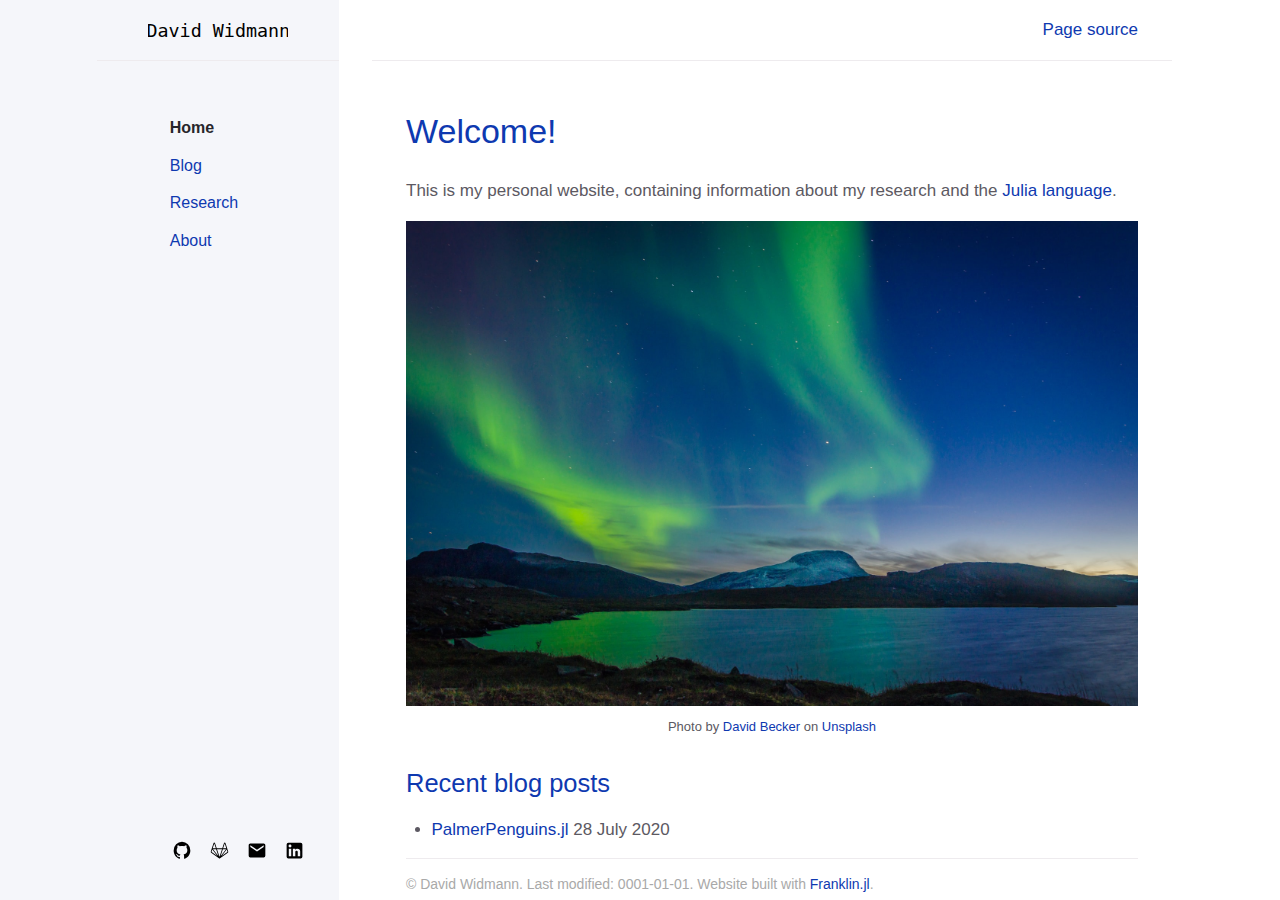
<file: index.html>
<!doctype html> <html lang=en > <meta charset=UTF-8 > <meta name=viewport  content="width=device-width, initial-scale=1"> <link rel=stylesheet  href="/css/jtd.css"> <link rel=icon  href="/assets/favicon.ico"> <title>Home</title> <div class=page-wrap > <div class=side-bar > <div class=header > <a href="/" class=title > <img style="height:60px;" src="/assets/title.svg" alt="David Widmann" /> <style> @media (max-width: 31.25rem){ .side-bar .show-menu {height:30px;} } @media (max-width: 50rem) { .side-bar .header .title {padding-top:0; padding-bottom: 0;} .header .title img {height:60px; max-width: 100px !important;} } @media (min-width: 66.5rem){ .header .title img {max-width: 140px !important;} } </style> </a> </div> <label for=show-menu  class=show-menu >MENU</label> <input type=checkbox  id=show-menu  role=button > <div class=menu  id=side-menu > <ul class=menu-list > <li class="menu-list-item active"><a href="/" class="menu-list-link active">Home</a> <li class="menu-list-item "><a href="/blog/" class="menu-list-link ">Blog</a> <li class="menu-list-item "><a href="/research/" class="menu-list-link ">Research</a> <li class="menu-list-item "><a href="/about/" class="menu-list-link ">About</a> </ul> </div> <div class=footer > <a href="https://github.com/devmotion" title="GitHub profile"> <img class=icon  src="/assets/icons/github.svg" alt=GitHub ></a> <a href="https://gitlab.com/devmotion" title="GitLab profile"> <img class=icon  src="/assets/icons/gitlab.svg" alt=GitLab ></a> <a href="mailto:david.widmann__at__it.uu.se" title="email address"> <img class=icon  src="/assets/icons/email.svg" alt=email ></a> <a href="https://www.linkedin.com/in/david-widmann" title="LinkedIn profile"> <img class=icon  src="/assets/icons/linkedin.svg" alt=LinkedIn ></a> </div> </div> <div class=main-content-wrap > <div class=main-content > <div class=main-header > <a name=pagetop ></a> <a id=github  href="https://github.com/devmotion/widmann.dev/blob/master/index.md">Page source</a> </div> <div class=franklin-content ><h1 id=welcome ><a href="#welcome">Welcome&#33;</a></h1> <p>This is my personal website, containing information about my research and the <a href="https://julialang.org/">Julia language</a>.</p> <img alt=banner  src="/assets/aurora_borealis.jpg" style="width: 100%; padding-left: 0px;"> <p style="text-align: center;"> <span style="font-size: small;">Photo by <a href="https://unsplash.com/@beckerworks?utm_source=unsplash&amp;utm_medium=referral&amp;utm_content=creditCopyText">David Becker</a> on <a href="https://unsplash.com/s/photos/aurora-borealis-sweden?utm_source=unsplash&amp;utm_medium=referral&amp;utm_content=creditCopyText">Unsplash</a></span> </p> <h2 id=recent_blog_posts ><a href="#recent_blog_posts">Recent blog posts</a></h2> <ul class=blogs > <li> <a href="/blog/2020/07/palmerpenguins/" class=title >PalmerPenguins.jl</a> 28 July 2020 </ul> <div class=main-footer > <div class=copyright > &copy; David Widmann. Last modified: 0001-01-01. Website built with <a href="https://github.com/tlienart/Franklin.jl">Franklin.jl</a>. </div> </div> </div> </div> </div> </div> <!-- end of class page-wrap-->
</file>
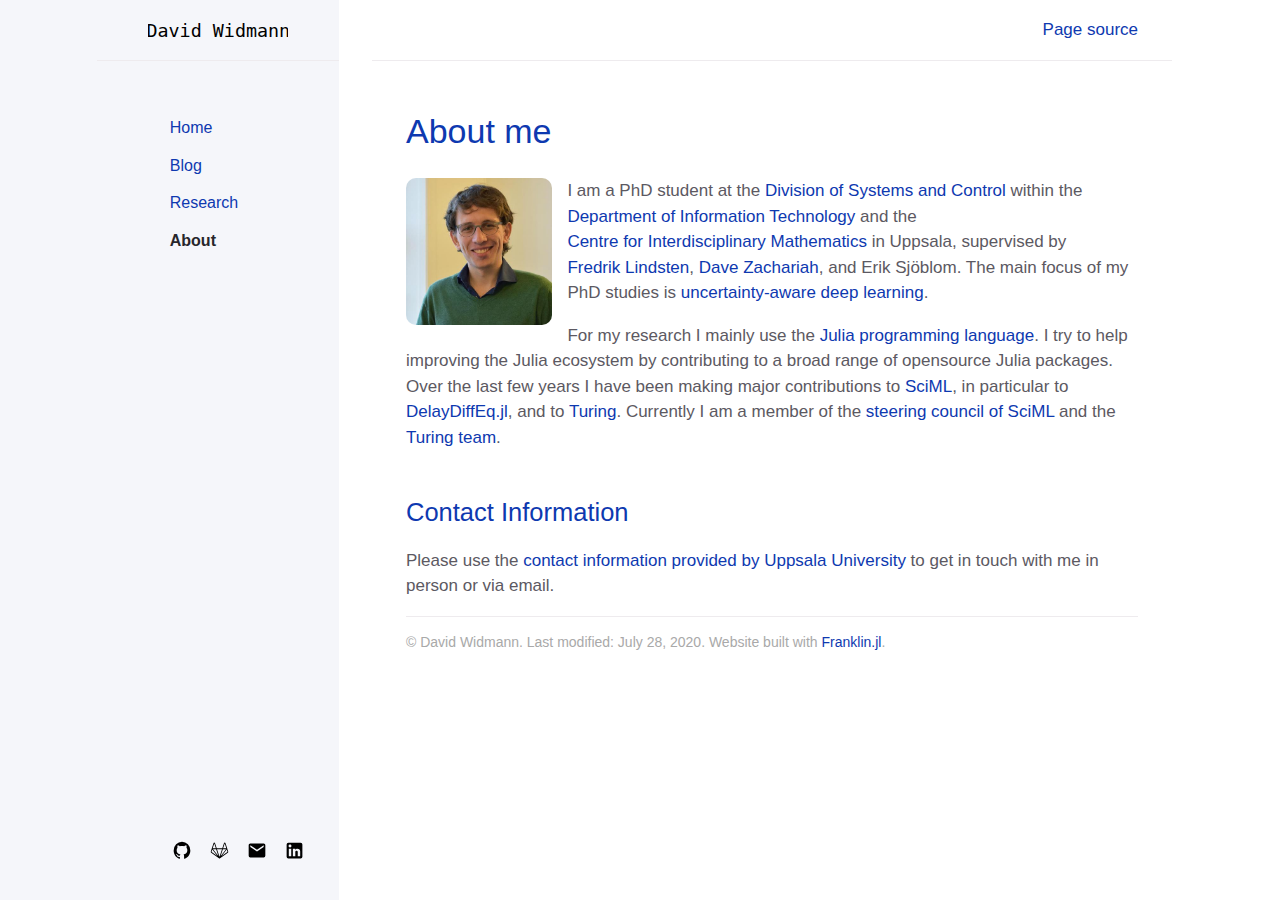
<file: about/index.html>
<!doctype html> <html lang=en > <meta charset=UTF-8 > <meta name=viewport  content="width=device-width, initial-scale=1"> <link rel=stylesheet  href="/css/jtd.css"> <link rel=icon  href="/assets/favicon.ico"> <title>About</title> <div class=page-wrap > <div class=side-bar > <div class=header > <a href="/" class=title > <img style="height:60px;" src="/assets/title.svg" alt="David Widmann" /> <style> @media (max-width: 31.25rem){ .side-bar .show-menu {height:30px;} } @media (max-width: 50rem) { .side-bar .header .title {padding-top:0; padding-bottom: 0;} .header .title img {height:60px; max-width: 100px !important;} } @media (min-width: 66.5rem){ .header .title img {max-width: 140px !important;} } </style> </a> </div> <label for=show-menu  class=show-menu >MENU</label> <input type=checkbox  id=show-menu  role=button > <div class=menu  id=side-menu > <ul class=menu-list > <li class="menu-list-item "><a href="/" class="menu-list-link ">Home</a> <li class="menu-list-item "><a href="/blog/" class="menu-list-link ">Blog</a> <li class="menu-list-item "><a href="/research/" class="menu-list-link ">Research</a> <li class="menu-list-item active"><a href="/about/" class="menu-list-link active">About</a> </ul> </div> <div class=footer > <a href="https://github.com/devmotion" title="GitHub profile"> <img class=icon  src="/assets/icons/github.svg" alt=GitHub ></a> <a href="https://gitlab.com/devmotion" title="GitLab profile"> <img class=icon  src="/assets/icons/gitlab.svg" alt=GitLab ></a> <a href="mailto:david.widmann__at__it.uu.se" title="email address"> <img class=icon  src="/assets/icons/email.svg" alt=email ></a> <a href="https://www.linkedin.com/in/david-widmann" title="LinkedIn profile"> <img class=icon  src="/assets/icons/linkedin.svg" alt=LinkedIn ></a> </div> </div> <div class=main-content-wrap > <div class=main-content > <div class=main-header > <a name=pagetop ></a> <a id=github  href="https://github.com/devmotion/widmann.dev/blob/master/about.md">Page source</a> </div> <div class=franklin-content ><h1 id=about_me ><a href="#about_me">About me</a></h1> <div class=container ><img class=left  src="/assets/profile_small.jpg" style="width: 20%;" /> <p>I am a PhD student at the <a href="https://www.it.uu.se/research/systems_and_control">Division of Systems and Control</a> within the <a href="https://www.it.uu.se">Department of Information Technology</a> and the <a href="https://www.math.uu.se/CIM">Centre for Interdisciplinary Mathematics</a> in Uppsala, supervised by <a href="https://liu.se/en/employee/freli29">Fredrik Lindsten</a>, <a href="http://www.it.uu.se/katalog/davza513">Dave Zachariah</a>, and Erik Sjöblom. The main focus of my PhD studies is <a href="http://www.math.uu.se/digitalAssets/396/c_396868-l_1-k_lindsten.pdf">uncertainty-aware deep learning</a>.</p> <p>For my research I mainly use the <a href="https://julialang.org">Julia programming language</a>. I try to help improving the Julia ecosystem by contributing to a broad range of opensource Julia packages. Over the last few years I have been making major contributions to <a href="https://sciml.ai">SciML</a>, in particular to <a href="https://github.com/devmotion/DelayDiffEq.jl">DelayDiffEq.jl</a>, and to <a href="https://turing.ml">Turing</a>. Currently I am a member of the <a href="https://sciml.ai/governance.html">steering council of SciML</a> and the <a href="https://turing.ml/dev/team/">Turing team</a>.</p> <div style="clear: both"></div></div> <h2 id=contact_information ><a href="#contact_information">Contact Information</a></h2> <p>Please use the <a href="http://www.it.uu.se/katalog/davwi492">contact information provided by Uppsala University</a> to get in touch with me in person or via email.</p> <div class=main-footer > <div class=copyright > &copy; David Widmann. Last modified: July 28, 2020. Website built with <a href="https://github.com/tlienart/Franklin.jl">Franklin.jl</a>. </div> </div> </div> </div> </div> </div> <!-- end of class page-wrap-->
</file>
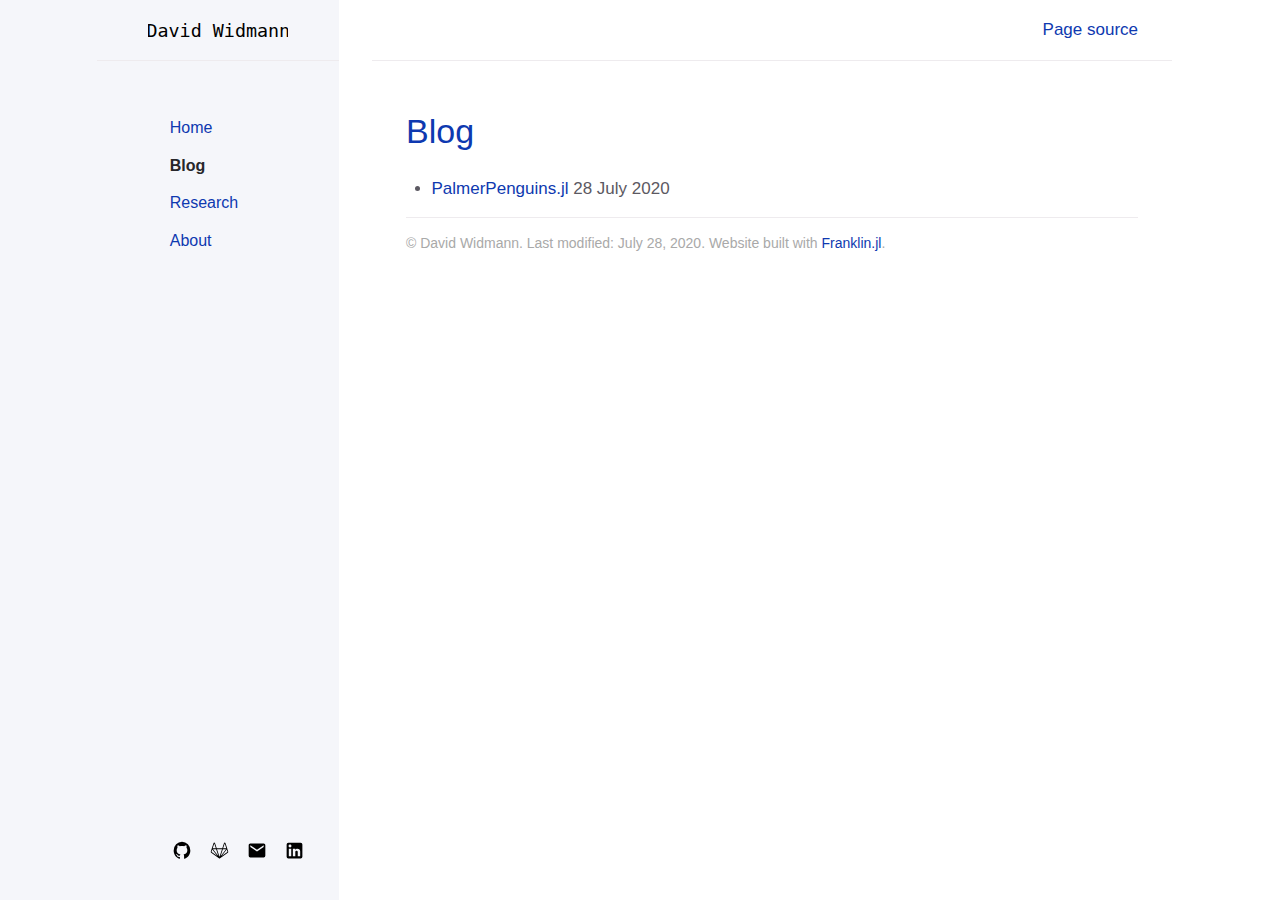
<file: blog/index.html>
<!doctype html> <html lang=en > <meta charset=UTF-8 > <meta name=viewport  content="width=device-width, initial-scale=1"> <link rel=stylesheet  href="/css/jtd.css"> <link rel=icon  href="/assets/favicon.ico"> <title>Blog</title> <div class=page-wrap > <div class=side-bar > <div class=header > <a href="/" class=title > <img style="height:60px;" src="/assets/title.svg" alt="David Widmann" /> <style> @media (max-width: 31.25rem){ .side-bar .show-menu {height:30px;} } @media (max-width: 50rem) { .side-bar .header .title {padding-top:0; padding-bottom: 0;} .header .title img {height:60px; max-width: 100px !important;} } @media (min-width: 66.5rem){ .header .title img {max-width: 140px !important;} } </style> </a> </div> <label for=show-menu  class=show-menu >MENU</label> <input type=checkbox  id=show-menu  role=button > <div class=menu  id=side-menu > <ul class=menu-list > <li class="menu-list-item "><a href="/" class="menu-list-link ">Home</a> <li class="menu-list-item active"><a href="/blog/" class="menu-list-link active">Blog</a> <li class="menu-list-item "><a href="/research/" class="menu-list-link ">Research</a> <li class="menu-list-item "><a href="/about/" class="menu-list-link ">About</a> </ul> </div> <div class=footer > <a href="https://github.com/devmotion" title="GitHub profile"> <img class=icon  src="/assets/icons/github.svg" alt=GitHub ></a> <a href="https://gitlab.com/devmotion" title="GitLab profile"> <img class=icon  src="/assets/icons/gitlab.svg" alt=GitLab ></a> <a href="mailto:david.widmann__at__it.uu.se" title="email address"> <img class=icon  src="/assets/icons/email.svg" alt=email ></a> <a href="https://www.linkedin.com/in/david-widmann" title="LinkedIn profile"> <img class=icon  src="/assets/icons/linkedin.svg" alt=LinkedIn ></a> </div> </div> <div class=main-content-wrap > <div class=main-content > <div class=main-header > <a name=pagetop ></a> <a id=github  href="https://github.com/devmotion/widmann.dev/blob/master/blog/index.md">Page source</a> </div> <div class=franklin-content ><h1 id=blog ><a href="#blog">Blog</a></h1> <ul class=blogs > <li> <a href="/blog/2020/07/palmerpenguins/" class=title >PalmerPenguins.jl</a> 28 July 2020 </ul> <div class=main-footer > <div class=copyright > &copy; David Widmann. Last modified: July 28, 2020. Website built with <a href="https://github.com/tlienart/Franklin.jl">Franklin.jl</a>. </div> </div> </div> </div> </div> </div> <!-- end of class page-wrap-->
</file>
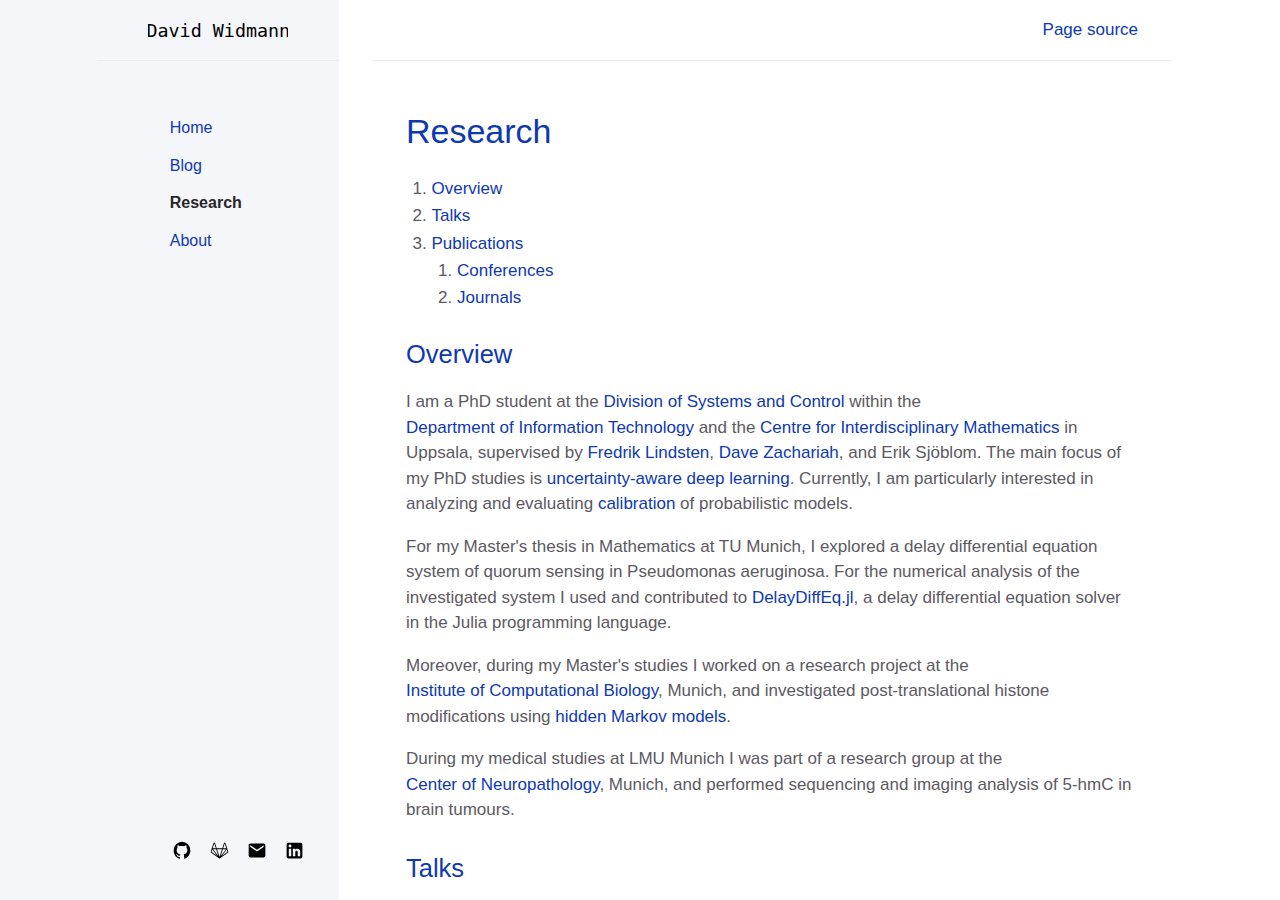
<file: research/index.html>
<!doctype html> <html lang=en > <meta charset=UTF-8 > <meta name=viewport  content="width=device-width, initial-scale=1"> <link rel=stylesheet  href="/css/jtd.css"> <link rel=icon  href="/assets/favicon.ico"> <title>Research</title> <div class=page-wrap > <div class=side-bar > <div class=header > <a href="/" class=title > <img style="height:60px;" src="/assets/title.svg" alt="David Widmann" /> <style> @media (max-width: 31.25rem){ .side-bar .show-menu {height:30px;} } @media (max-width: 50rem) { .side-bar .header .title {padding-top:0; padding-bottom: 0;} .header .title img {height:60px; max-width: 100px !important;} } @media (min-width: 66.5rem){ .header .title img {max-width: 140px !important;} } </style> </a> </div> <label for=show-menu  class=show-menu >MENU</label> <input type=checkbox  id=show-menu  role=button > <div class=menu  id=side-menu > <ul class=menu-list > <li class="menu-list-item "><a href="/" class="menu-list-link ">Home</a> <li class="menu-list-item "><a href="/blog/" class="menu-list-link ">Blog</a> <li class="menu-list-item active"><a href="/research/" class="menu-list-link active">Research</a> <li class="menu-list-item "><a href="/about/" class="menu-list-link ">About</a> </ul> </div> <div class=footer > <a href="https://github.com/devmotion" title="GitHub profile"> <img class=icon  src="/assets/icons/github.svg" alt=GitHub ></a> <a href="https://gitlab.com/devmotion" title="GitLab profile"> <img class=icon  src="/assets/icons/gitlab.svg" alt=GitLab ></a> <a href="mailto:david.widmann__at__it.uu.se" title="email address"> <img class=icon  src="/assets/icons/email.svg" alt=email ></a> <a href="https://www.linkedin.com/in/david-widmann" title="LinkedIn profile"> <img class=icon  src="/assets/icons/linkedin.svg" alt=LinkedIn ></a> </div> </div> <div class=main-content-wrap > <div class=main-content > <div class=main-header > <a name=pagetop ></a> <a id=github  href="https://github.com/devmotion/widmann.dev/blob/master/research.md">Page source</a> </div> <div class=franklin-content ><h1 id=research ><a href="#research">Research</a></h1> <div class=franklin-toc ><ol><li><a href="#overview">Overview</a><li><a href="#talks">Talks</a><li><a href="#publications">Publications</a><ol><li><a href="#conferences">Conferences</a><li><a href="#journals">Journals</a></ol></ol></div> <h2 id=overview ><a href="#overview">Overview</a></h2> <p>I am a PhD student at the <a href="https://www.it.uu.se/research/systems_and_control">Division of Systems and Control</a> within the <a href="https://www.it.uu.se">Department of Information Technology</a> and the <a href="https://www.math.uu.se/CIM">Centre for Interdisciplinary Mathematics</a> in Uppsala, supervised by <a href="https://liu.se/en/employee/freli29">Fredrik Lindsten</a>, <a href="http://www.it.uu.se/katalog/davza513">Dave Zachariah</a>, and Erik Sjöblom. The main focus of my PhD studies is <a href="http://www.math.uu.se/digitalAssets/396/c_396868-l_1-k_lindsten.pdf">uncertainty-aware deep learning</a>. Currently, I am particularly interested in analyzing and evaluating <a href="https://en.wikipedia.org/wiki/Calibration_&#40;statistics&#41;">calibration</a> of probabilistic models.</p> <p>For my Master&#39;s thesis in Mathematics at TU Munich, I explored a delay differential equation system of quorum sensing in Pseudomonas aeruginosa. For the numerical analysis of the investigated system I used and contributed to <a href="https://github.com/JuliaDiffEq/DelayDiffEq.jl">DelayDiffEq.jl</a>, a delay differential equation solver in the Julia programming language.</p> <p>Moreover, during my Master&#39;s studies I worked on a research project at the <a href="https://www.helmholtz-muenchen.de/icb/index.html">Institute of Computational Biology</a>, Munich, and investigated post-translational histone modifications using <a href="https://www.biorxiv.org/content/10.1101/038612v1">hidden Markov models</a>.</p> <p>During my medical studies at LMU Munich I was part of a research group at the <a href="https://www.en.neuropathologie.med.uni-muenchen.de/index.html">Center of Neuropathology</a>, Munich, and performed sequencing and imaging analysis of 5-hmC in brain tumours.</p> <h2 id=talks ><a href="#talks">Talks</a></h2> <ul> <li><p>July 23, 2019. <strong>Solving Delay Differential Equations with Julia</strong>. <a href="https://juliacon.org/2019/">JuliaCon 2019</a>, Baltimore, MD, USA. <a href="https://github.com/devmotion/JuliaCon2019">repo</a> <a href="https://www.youtube.com/watch?v&#61;8srePpkofIU">video</a> <a href="https://github.com/devmotion/JuliaCon2019/raw/master/presentation.pdf">slides</a></p> </ul> <h2 id=publications ><a href="#publications">Publications</a></h2> <h3 id=conferences ><a href="#conferences">Conferences</a></h3> <ul> <li><p>Widmann, D., Lindsten, F., &amp; Zachariah, D. &#40;2019&#41;. <strong>Calibration tests in multi-class classification: A unifying framework</strong>. <a href="http://papers.nips.cc/paper/9392-calibration-tests-in-multi-class-classification-a-unifying-framework">full-text</a> <a href="http://arxiv.org/abs/1910.11385">arXiv</a> <a href="https://github.com/devmotion/CalibrationPaper">code</a> <a href="https://vimeo.com/369295144">video</a> <a href="https://github.com/devmotion/CalibrationPaper/raw/master/slides/spotlight.pdf">slides</a> <a href="https://github.com/devmotion/CalibrationPaper/raw/master/poster/neurips.pdf">poster</a></p> <li><p>Vaicenavicius, J., Widmann, D., Andersson, C., Lindsten, F., Roll, J. &amp; Schön, T. B. &#40;2019&#41;. <strong>Evaluating model calibration in classification</strong>. Proceedings of Machine Learning Research, in PMLR 89:3459-3467. <a href="http://proceedings.mlr.press/v89/vaicenavicius19a.html">full-text</a> <a href="https://arxiv.org/abs/1902.06977">arXiv</a> <a href="https://github.com/uu-sml/calibration">code</a></p> </ul> <h3 id=journals ><a href="#journals">Journals</a></h3> <ul> <li><p>Kraus, T. F. J., Globisch, D., Wagner, M., Eigenbrod, S., Widmann, D., Münzel, M., Müller, M., Pfaffeneder, T., Hackner, B., Feiden, W., Schüller, U., Carell, T., Kretzschmar, H. A. &#40;2012&#41;. <strong>Low values of 5-hydroxymethylcytosine &#40;5hmc&#41;, the “sixth base,” are associated with anaplasia in human brain tumors</strong>. International Journal of Cancer, 131&#40;7&#41;, 1577–1590. <a href="https://doi.org/10.1002/ijc.27429">full-text</a></p> </ul> <div class=main-footer > <div class=copyright > &copy; David Widmann. Last modified: July 28, 2020. Website built with <a href="https://github.com/tlienart/Franklin.jl">Franklin.jl</a>. </div> </div> </div> </div> </div> </div> <!-- end of class page-wrap-->
</file>
<file: css/jtd.css>
@charset "utf-8"; html{font-family:sans-serif;-ms-text-size-adjust:100%;-webkit-text-size-adjust:100%;font-size:15px !important}@media (min-width:31.25rem){html{font-size:17px !important}}body{margin:0;position:relative;padding-bottom:4rem;font-family:-apple-system,"helvetica neue",helvetica,roboto,noto,"segoe ui",arial,sans-serif;font-size:inherit;line-height:1.5;color:#5c5962;background-color:#fff}@media (min-width:50rem){body{position:static;padding-bottom:0}}h1{font-size:2em;margin:.67em 0}sub,sup{font-size:75%;line-height:0;position:relative;vertical-align:baseline}sup{top:-0.5em}sub{bottom:-0.25em}img{border:0}p,h1,h2,h3,h4,h5,h6,ol,ul,pre,address,blockquote,dl,div,fieldset,form,hr,noscript,table,figure{margin-top:0}h1,h2,h3,h4,h5,h6{margin-top:1.2em;margin-bottom:.8em;font-weight:500;line-height:1.15;color:#27262b}p,figure{margin-bottom:1em}figure{text-align:center}figure figcaption{text-align:center;font-style:italic}a{color:#0E39B0;text-decoration:none}pre{overflow:auto;margin:0;margin-bottom:.8em}code{font-family:"SFMono-Regular",Menlo,Consolas,Monospace;font-size:12px;line-height:1.4;padding:.2em .15em;font-weight:400;background-color:#f5f6fa;border:1px solid #eeebee;border-radius:4px}li:not(:last-child){margin-bottom:5px}img{max-width:100%;height:auto}hr{height:1px;padding:0;margin:2rem 0;background-color:#eeebee;border:0}@media (min-width:50rem){.page-wrap{position:absolute;top:0;left:0;display:flex;width:100%;height:100%;overflow-x:hidden;overflow-y:hidden}}.side-bar{z-index:100;display:flex;flex-wrap:wrap;background-color:#f5f6fa}.side-bar .header{display:flex;min-height:60px;align-items:center}.side-bar .header .title{padding-right:1rem;padding-left:1rem;flex-grow:1;display:flex;height:100%;align-items:center;padding-top:.75rem;padding-bottom:.75rem;color:#27262b;font-size:18px !important;font-weight:bold;line-height:1.15em}.show-menu{cursor:pointer;appearance:none;display:flex;height:100%;line-height:60px;padding:1rem;align-items:center;color:#0E39B0;text-transform:uppercase;background:transparent;text-align:right;padding-right:2rem;border:0;width:calc(100% - 220px);background-color:white}.side-bar .menu{width:100%;padding-right:1rem;padding-left:1rem}.menu-list{padding:0;margin-top:0;margin-bottom:0;list-style:none}.menu-list-child-list{padding-left:.75rem;list-style:none}.menu-list-child-list .menu-list-link{color:#5c5962}.menu-list-child-list .menu-list-item{position:relative}.menu-list-child-list .menu-list-item::before{position:absolute;margin-top:.3em;margin-left:-0.8em;color:rgba(92,89,98,0.3);content:"- "}.menu-list-child-list .menu-list-item.active::before{color:#5c5962}.menu-list-item{font-size:14px !important;margin:0}.menu-list-item .menu-list-child-list{display:none}.menu-list-item.active .menu-list-child-list{display:block}.menu-list-link{display:block;padding-top:.25rem;padding-bottom:.25rem}.menu-list-link.active{font-weight:600;color:#27262b;text-decoration:none}.side-bar .footer{width:150px;font-size:13px;padding-right:1rem;padding-left:1rem;position:absolute;bottom:0;left:0;padding-top:1rem;padding-bottom:1rem}input[type=checkbox]{display:none}input[type=checkbox]:checked ~ #side-menu{display:block}@media (max-width :49.99rem){.side-bar .menu{display:none;padding-left:35px;padding-bottom:15px}.side-bar{border-bottom:1px solid #eeebee}.side-bar .header{padding-left:15px;width:150px}.show-menu{display:block}}@media (min-width:31.25rem){.side-bar .header .title{font-size:24px !important}.menu-list-item{font-size:16px !important}}@media (min-width:50rem){.side-bar{flex-wrap:nowrap;position:absolute;width:248px;height:100%;flex-direction:column;align-items:flex-end}.side-bar .header{z-index:101;height:60px;max-height:60px;border-bottom:1px solid #eeebee;padding-right:2rem;padding-left:2rem}.side-bar .header .title{padding-top:.5rem;padding-bottom:.5rem}.show-menu{display:none}.side-bar .menu{width:135px;padding-right:2rem;padding-left:2rem;padding-top:3rem;padding-bottom:1rem;overflow-y:auto;flex:1 1 auto}.side-bar .footer{padding-right:2rem;padding-left:2rem;position:static}}@media (min-width:66.5rem){.side-bar{width:calc((100% - 66.5rem) / 2 + 264px);min-width:264px}}@media (min-width:50rem){.main-content-wrap{position:absolute;top:0;left:0;width:100%;height:100%;-webkit-overflow-scrolling:touch;overflow-x:hidden;overflow-y:scroll}.main-content{position:relative;max-width:800px;margin-left:248px}}@media (min-width:66.5rem){.main-content{margin-left:calc((100% - 1064px) / 2 + 264px)}}.main-header{padding-right:1rem;padding-left:1rem;display:none;background-color:#f5f6fa;height:60px;line-height:60px;align-items:center}@media (min-width:50rem){.main-header{padding-right:2rem;padding-left:2rem}}@media (min-width:50rem){.main-header{display:flex;justify-content:flex-end;align-items:center;height:60px;background-color:#fff;border-bottom:1px solid #eeebee}}.footer{display:flex;justify:center}.footer a{width:1.5rem;padding-left:1rem;margin-bottom:1rem}.main-footer{font-size:14px;color:darkgray;border-top:1px solid #eeebee;padding-top:15px}.franklin-content{padding-right:1rem;padding-left:1rem;padding-top:1rem;padding-bottom:1rem;line-height:1.5}@media (min-width:50rem){.franklin-content{padding-right:2rem;padding-left:2rem;padding-top:2rem;padding-bottom:2rem}}.franklin-content a{overflow:hidden;text-overflow:ellipsis;white-space:nowrap}.franklin-content ul,ol{line-height:1em}.franklin-content li{margin-top:.3em;line-height:1.3em}.franklin-content ul,.franklin-content ol{padding-left:1.5em}.franklin-content h1:first-of-type{margin-top:.5em}.franklin-content h1,h2,h3,h4,h5,h6{position:relative}td.fndef-backref{min-width:20px}.franklin-content table{margin-left:auto;margin-right:auto;border-collapse:collapse;text-align:center;margin-bottom:1em}.franklin-content tr,th,td{padding:10px;border:1px solid black}.franklin-content table tbody tr td{border:1px solid black}.franklin-content blockquote{background:lemonchiffon;border-left:7px solid #a8a8a8;margin:1.5em 10px;padding:.5em 10px;font-style:italic}.franklin-content blockquote p{display:inline}.franklin-content .row{display:block}.franklin-content .left{float:left;margin-right:15px}.franklin-content .right{float:right}.franklin-content .container img{width:auto;padding-left:0;border-radius:10px;margin-bottom:1em}.franklin-content table.fndef{margin:0;margin-bottom:1em;border:0}.franklin-content .fndef tr{padding:0;border:0;text-align:left}.franklin-content .fndef td{padding:0;border:0}.franklin-content .fndef td.fndef-backref{vertical-align:top;font-size:80%;padding-left:5px}.franklin-content .fndef td.fndef-content{font-size:90%;padding-left:10px}.franklin-content .fndef tr{border-left:2px solid lightgray}.franklin-content img{width:80%;text-align:center;margin-left:auto;margin-right:auto}.franklin-content .img-small img{width:50%;text-align:center;margin-left:auto;margin-right:auto}body{counter-reset:eqnum}.katex{font-size:1em !important}.katex-display .katex{display:inline-block}.katex-display::after{counter-increment:eqnum;content:"(" counter(eqnum) ")";position:relative;float:right;padding-right:5px}.hljs{font-size:90%;line-height:1.35em;border-radius:10px;padding:1em}.hljs-meta,.hljs-metas,.hljs-metap{font-weight:bold}.hljs-meta{color:#19b333}.hljs-metas{color:red}.hljs-metap{color:#3383e7}.js-plotly-plot{width:80%;margin-left:auto;margin-right:auto;margin-bottom:1em}
</file>
